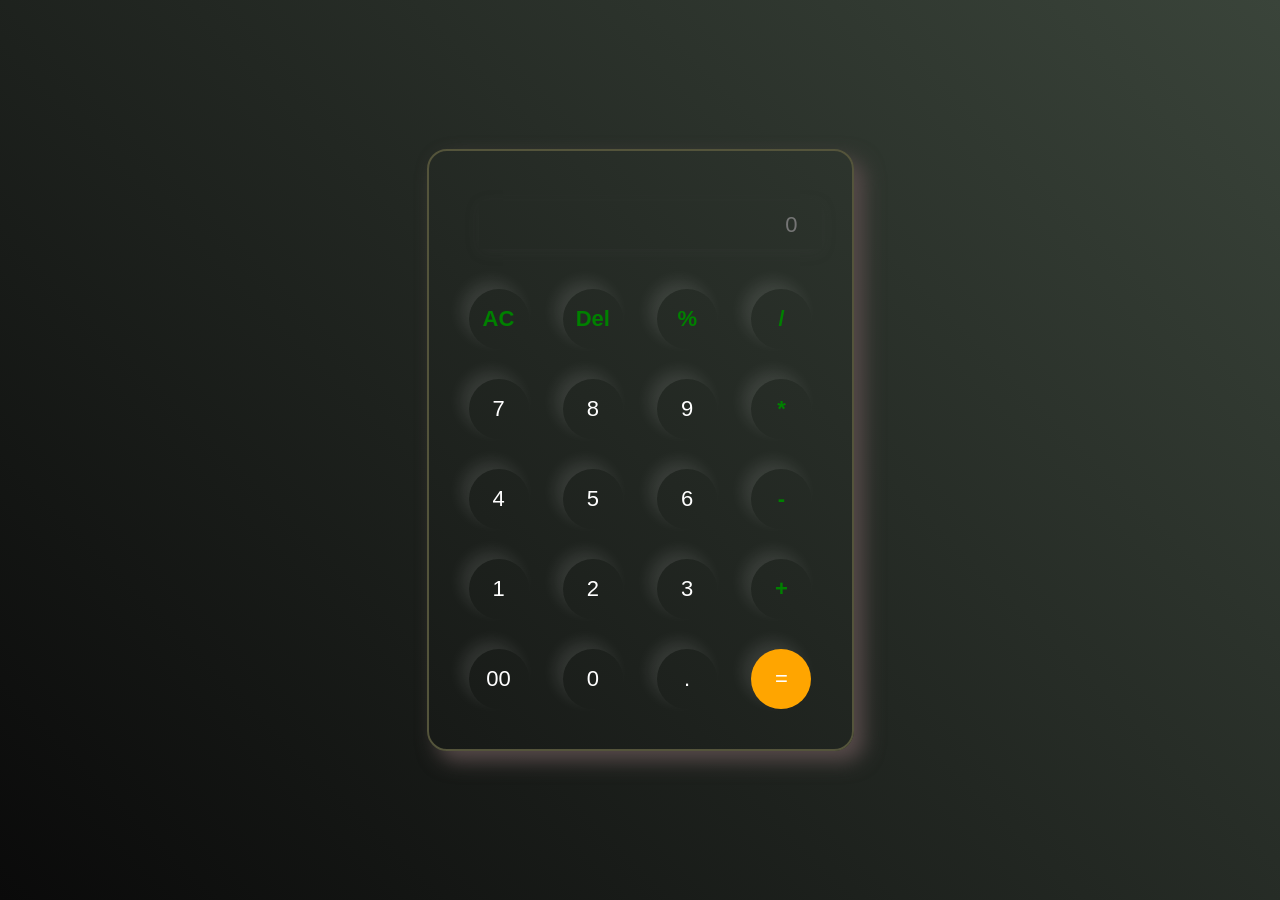
<file: calc.html>
<!DOCTYPE html>
<html lang="en">

<head>
     <meta charset="UTF-8">
     <meta name="viewport" content="width=device-width, initial-scale=1.0">
     <title>calculator</title>
     <link rel="stylesheet" href="style1.css">
</head>

<body>
     <div class="calculator">
          <input type="text" placeholder="0" id="inputBox">

          <div class="a">
               <button class="operator">AC</button>
               <button class="operator">Del</button>
               <button class="operator">%</button>
               <button class="operator">/</button>
          </div>
          <div class="a">
               <button>7</button>
               <button>8</button>
               <button>9</button>
               <button class="operator">*</button>
          </div>
          <div class="a">
               <button>4</button>
               <button>5</button>
               <button>6</button>
               <button class="operator">-</button>
          </div>
          <div class="a">
               <button>1</button>
               <button>2</button>
               <button>3</button>
               <button class="operator">+</button>
          </div>
          <div class="a">
               <button>00</button>
               <button>0</button>
               <button>.</button>
               <button class="equalbtn">=</button>
          </div>
     </div>

     <script src="script.js"></script>
</body>

</html>
</file>
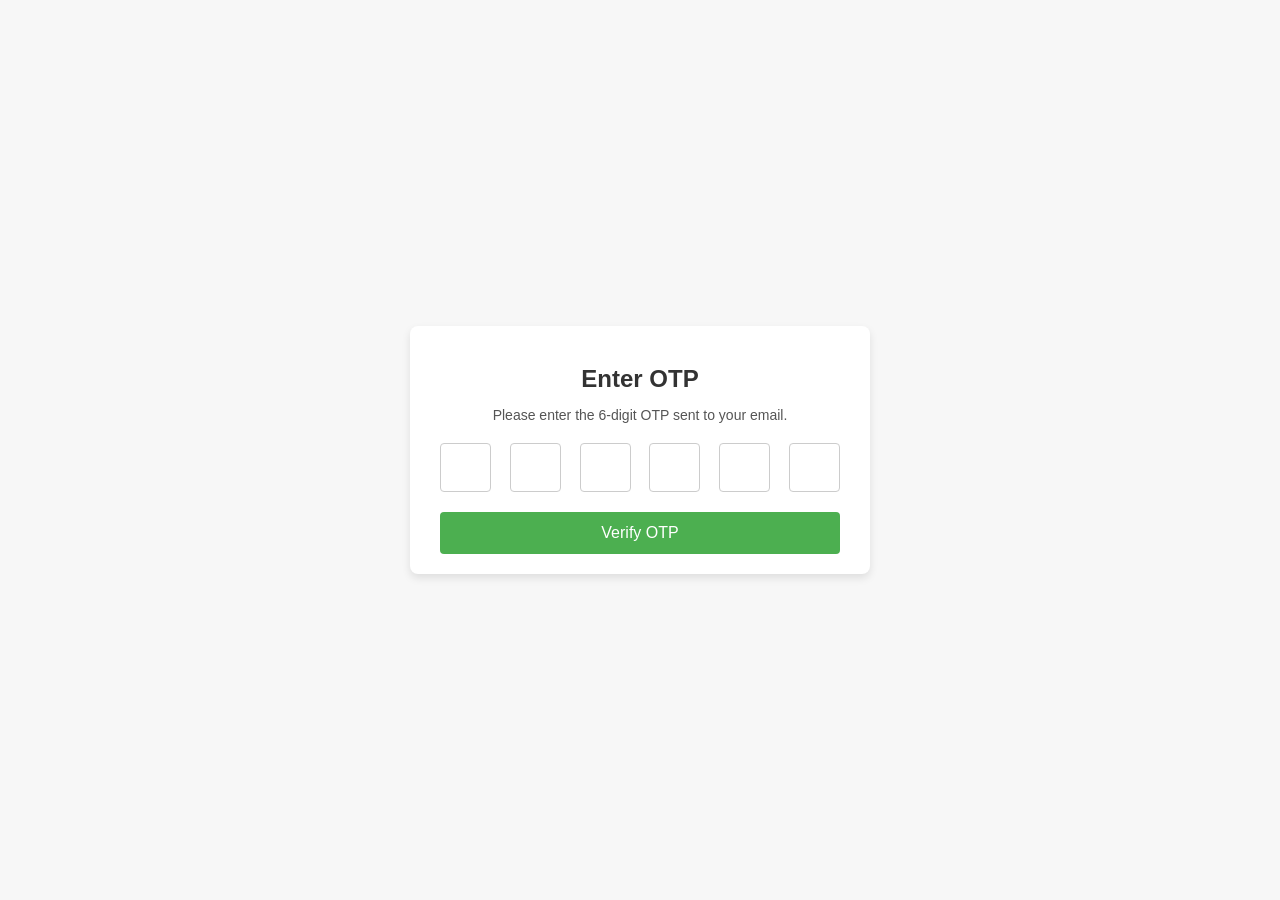
<file: enterotp.html>
<!DOCTYPE html>
<html lang="en">
<head>
  <meta charset="UTF-8">
  <meta name="viewport" content="width=device-width, initial-scale=1.0">
  <title>Enter OTP</title>
  <style>
    body {
  font-family: 'Arial', sans-serif;
  display: flex;
  justify-content: center;
  align-items: center;
  height: 100vh;
  background-color: #f7f7f7;
  margin: 0;
}

.otp-container {
  background: #fff;
  padding: 20px 30px;
  border-radius: 8px;
  box-shadow: 0 4px 8px rgba(0, 0, 0, 0.1);
  text-align: center;
  width: 100%;
  max-width: 400px;
}

h2 {
  margin-bottom: 10px;
  color: #333;
}

p {
  font-size: 14px;
  color: #555;
  margin-bottom: 20px;
}

.otp-form {
  display: flex;
  flex-direction: column;
  align-items: center;
}

.otp-inputs {
  display: flex;
  justify-content: space-between;
  margin-bottom: 20px;
  width: 100%;
}

.otp-inputs input {
  width: 45px;
  height: 45px;
  font-size: 18px;
  text-align: center;
  border: 1px solid #ccc;
  border-radius: 4px;
  margin-right: 5px;
}

.otp-inputs input:last-child {
  margin-right: 0;
}

button {
  background-color: #4CAF50;
  color: white;
  border: none;
  padding: 12px 20px;
  font-size: 16px;
  cursor: pointer;
  border-radius: 4px;
  width: 100%;
}

button:hover {
  background-color: #45a049;
}

  </style>
</head>
<body>
  <div class="otp-container">
    <h2>Enter OTP</h2>
    <p>Please enter the 6-digit OTP sent to your email.</p>
    <form class="otp-form">
      <div class="otp-inputs">
        <input type="text" maxlength="1">
        <input type="text" maxlength="1">
        <input type="text" maxlength="1">
        <input type="text" maxlength="1">
        <input type="text" maxlength="1">
        <input type="text" maxlength="1">
      </div>
      <button type="submit">Verify OTP</button>
    </form>
  </div>
</body>
</html>
</file>
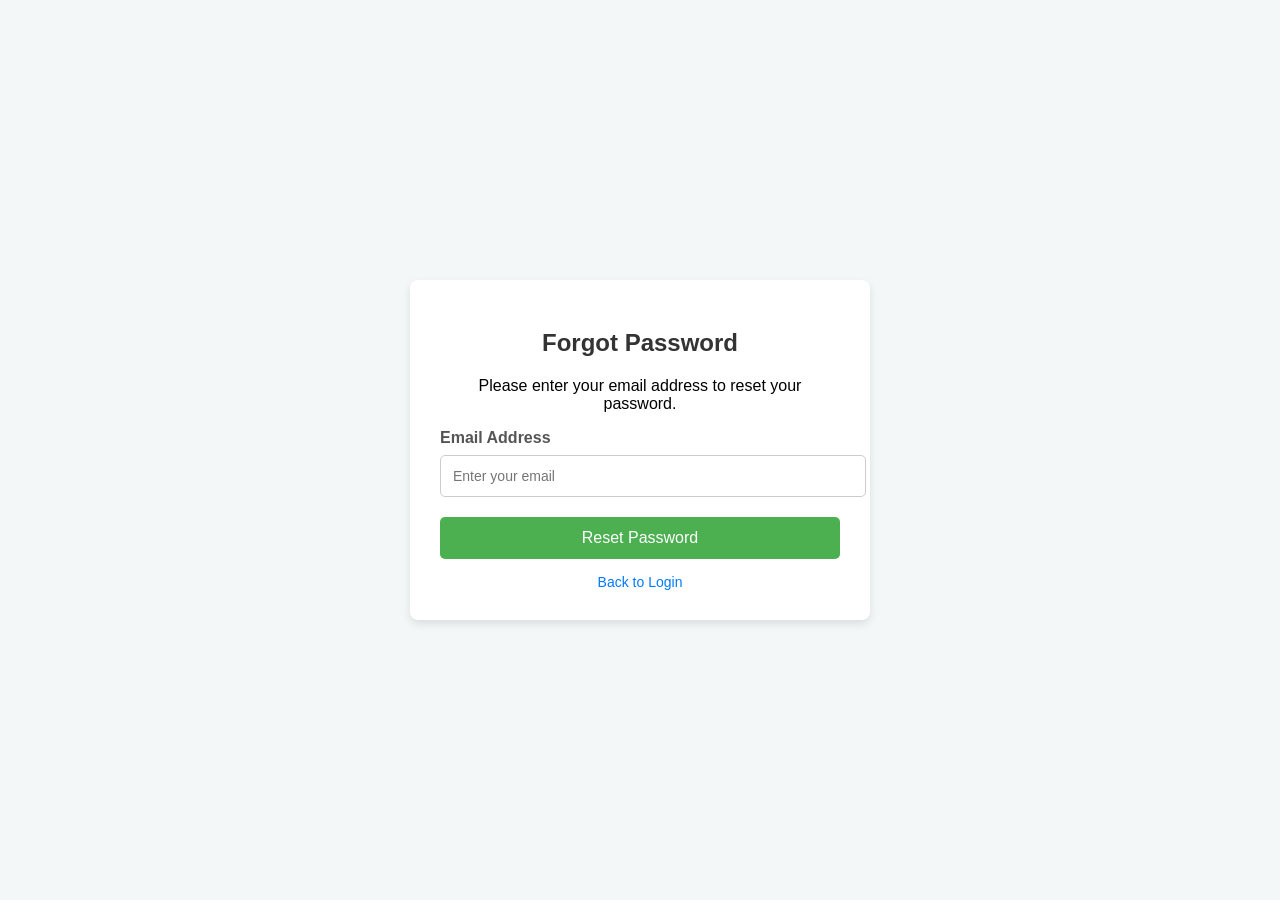
<file: forgrtpassword.html>
<!DOCTYPE html>
<html lang="en">
<head>
  <meta charset="UTF-8">
  <meta name="viewport" content="width=device-width, initial-scale=1.0">
  <title>Forgot Password</title>
  <style>
    body {
      font-family: 'Arial', sans-serif;
      background-color: #f4f7f8;
      display: flex;
      justify-content: center;
      align-items: center;
      height: 100vh;
      margin: 0;
    }
    .forgot-password-container {
      background: #fff;
      padding: 30px;
      border-radius: 8px;
      box-shadow: 0 4px 8px rgba(0, 0, 0, 0.1);
      width: 100%;
      max-width: 400px;
      text-align: center;
    }
    h2 {
      margin-bottom: 20px;
      color: #333;
    }
    .form-group {
      margin-bottom: 20px;
      text-align: left;
    }
    label {
      display: block;
      margin-bottom: 8px;
      color: #555;
      font-weight: bold;
    }
    input[type="email"] {
      width: 100%;
      padding: 12px;
      border: 1px solid #ccc;
      border-radius: 5px;
      font-size: 14px;
    }
    button {
      background-color: #4CAF50;
      color: white;
      border: none;
      padding: 12px 20px;
      font-size: 16px;
      border-radius: 5px;
      cursor: pointer;
      width: 100%;
    }
    button:hover {
      background-color: #45a049;
    }
    .back-link {
      display: block;
      margin-top: 15px;
      color: #007BFF;
      text-decoration: none;
      font-size: 14px;
    }
    .back-link:hover {
      text-decoration: underline;
    }
  </style>
</head>
<body>

  <div class="forgot-password-container">
    <h2>Forgot Password</h2>
    <p>Please enter your email address to reset your password.</p>
    <form action="#">
      <div class="form-group">
        <label for="email">Email Address</label>
        <input type="email" id="email" name="email" placeholder="Enter your email" required>
      </div>
      <button type="submit">Reset Password</button>
    </form>
    <a href="login.html" class="back-link">Back to Login</a>
  </div>

</body>
</html>
</file>
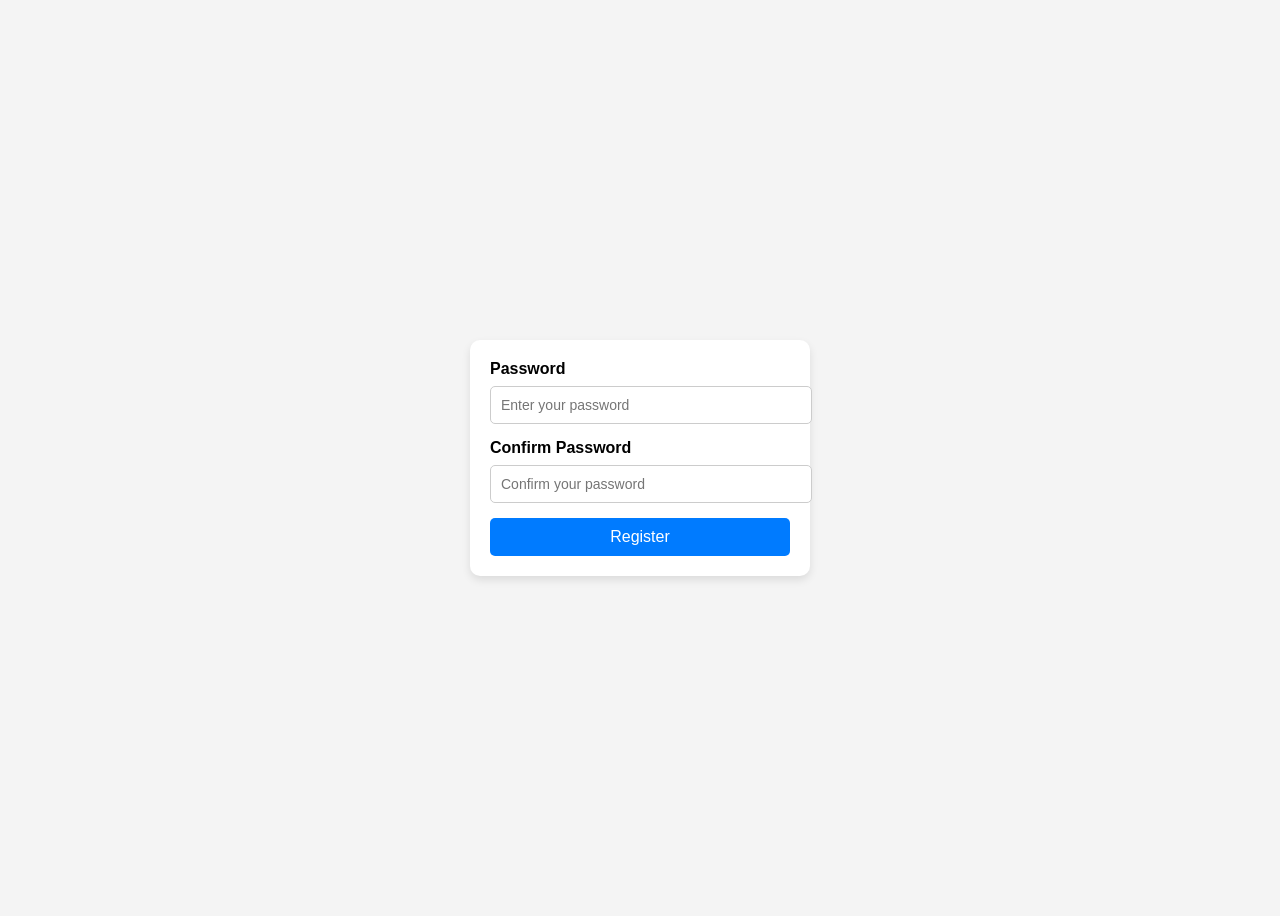
<file: passwordcon.html>
<!DOCTYPE html>
<html lang="en">
<head>
  <meta charset="UTF-8">
  <meta name="viewport" content="width=device-width, initial-scale=1.0">
  <title>Password and Confirm Password</title>
  <style>
    body {
      font-family: Arial, sans-serif;
      display: flex;
      justify-content: center;
      align-items: center;
      height: 100vh;
      background-color: #f4f4f4;
    }
    .form-container {
      background: white;
      padding: 20px;
      border-radius: 10px;
      box-shadow: 0 4px 8px rgba(0, 0, 0, 0.1);
      width: 300px;
    }
    .form-container label {
      display: block;
      margin-bottom: 8px;
      font-weight: bold;
    }
    .form-container input {
      width: 100%;
      padding: 10px;
      margin-bottom: 15px;
      border: 1px solid #ccc;
      border-radius: 5px;
      font-size: 14px;
    }
    .form-container button {
      width: 100%;
      padding: 10px;
      background-color: #007BFF;
      color: white;
      border: none;
      border-radius: 5px;
      font-size: 16px;
      cursor: pointer;
    }
    .form-container button:hover {
      background-color: #0056b3;
    }
    .error {
      color: red;
      font-size: 12px;
    }
  </style>
</head>
<body>

  <div class="form-container">
    <form id="passwordForm">
      <label for="password">Password</label>
      <input type="password" id="password" name="password" placeholder="Enter your password" required>
      
      <label for="confirmPassword">Confirm Password</label>
      <input type="password" id="confirmPassword" name="confirmPassword" placeholder="Confirm your password" required>
      
      <span id="errorMessage" class="error"></span>
      
      <button type="submit">Register</button>
    </form>
  </div>

  <script>
    document.getElementById('passwordForm').addEventListener('submit', function(event) {
      const password = document.getElementById('password').value;
      const confirmPassword = document.getElementById('confirmPassword').value;
      const errorMessage = document.getElementById('errorMessage');

      if (password !== confirmPassword) {
        event.preventDefault();  // Prevent form submission
        errorMessage.textContent = "Passwords do not match!";
      } else {
        errorMessage.textContent = "";
      }
    });
  </script>

</body>
</html>
</file>
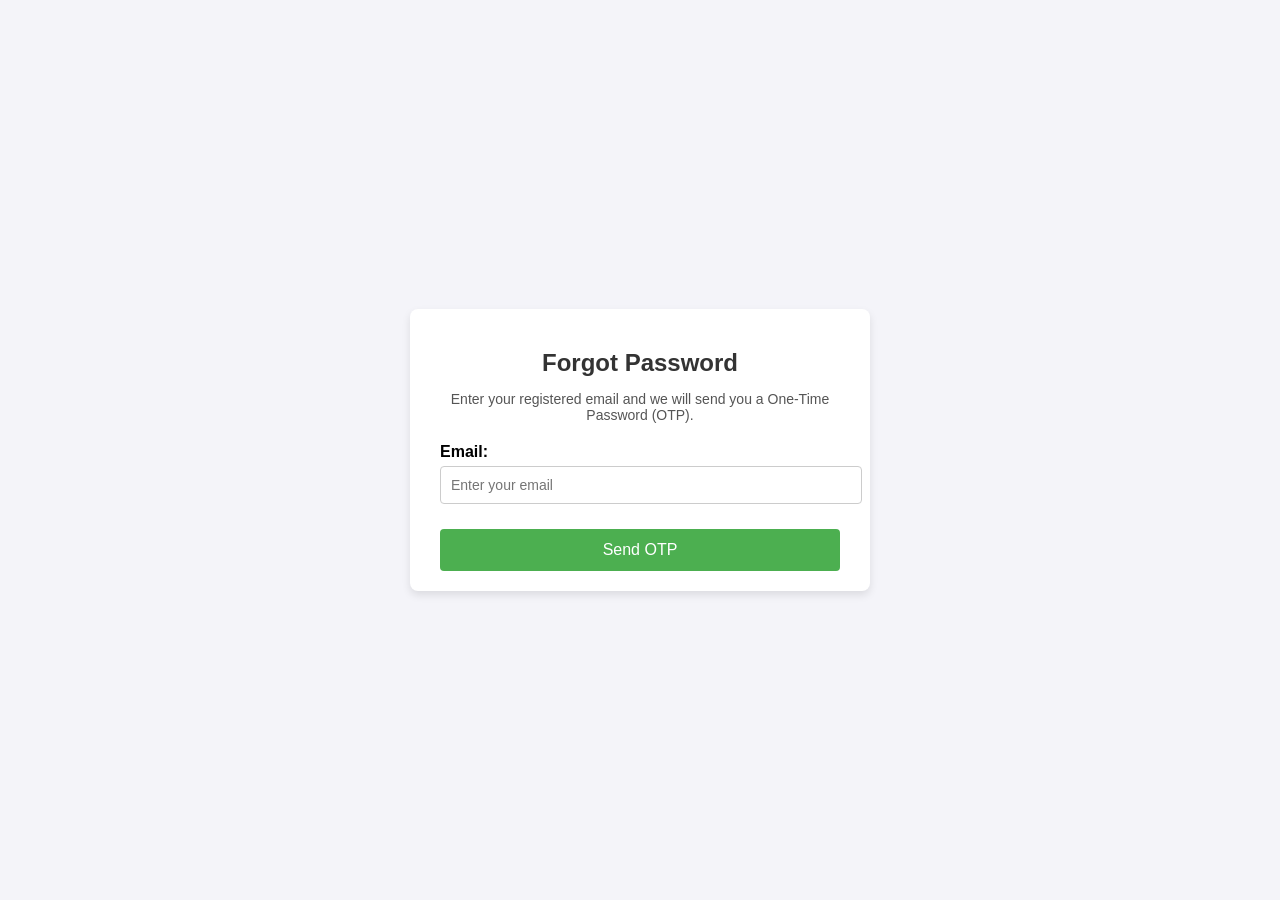
<file: sendotp.html>
<!DOCTYPE html>
<html lang="en">
<head>
  <meta charset="UTF-8">
  <meta name="viewport" content="width=device-width, initial-scale=1.0">
  <title>Forget Password with OTP</title>
  <!-- <link rel="stylesheet" href="sendotp.css"> -->
   <style>
  body {
    font-family: 'Arial', sans-serif;
    display: flex;
    justify-content: center;
    align-items: center;
    height: 100vh;
    background-color: #f4f4f9;
    margin: 0;
  }
  
  .container {
    background: #fff;
    padding: 20px 30px;
    border-radius: 8px;
    box-shadow: 0 4px 8px rgba(0, 0, 0, 0.1);
    text-align: center;
    width: 100%;
    max-width: 400px;
  }
  
  h2 {
    color: #333;
    margin-bottom: 10px;
  }
  
  p {
    font-size: 14px;
    color: #555;
    margin-bottom: 20px;
  }
  
  .input-group {
    margin-bottom: 15px;
    text-align: left;
  }
  
  label {
    display: block;
    font-weight: bold;
    margin-bottom: 5px;
  }
  
  input[type="email"],
  .otp-inputs input {
    width: 100%;
    padding: 10px;
    font-size: 14px;
    border: 1px solid #ccc;
    border-radius: 4px;
    margin-bottom: 10px;
  }
  
  .otp-inputs {
    display: flex;
    justify-content: space-between;
  }
  
  .otp-inputs input {
    width: 20%;
    text-align: center;
  }
  
  button {
    background-color: #4CAF50;
    color: white;
    border: none;
    padding: 12px 20px;
    font-size: 16px;
    cursor: pointer;
    border-radius: 4px;
    width: 100%;
  }
  
  button:hover {
    background-color: #45a049;
  }
  
  .otp-section {
    margin-top: 20px;
    display: none; /* Initially hidden */
  }
  
  .verify-btn {
    margin-top: 10px;
  }
  </style
</head>
<body>
  <div class="container">
    <h2>Forgot Password</h2>
    <p>Enter your registered email and we will send you a One-Time Password (OTP).</p>
    <form id="otp-form">
      <div class="input-group">
        <label for="email">Email:</label>
        <input type="email" id="email" placeholder="Enter your email" required>
      </div>
      <button type="submit">Send OTP</button>
    </form>

    <div class="otp-section">
      <p>Enter the 4-digit OTP sent to your email:</p>
      <div class="otp-inputs">
        <input type="text" maxlength="1">
        <input type="text" maxlength="1">
        <input type="text" maxlength="1">
        <input type="text" maxlength="1">
      </div>
      <button type="submit" class="verify-btn">Verify OTP</button>
    </div>
  </div>
</body>
</html>
</file>
<file: style1.css>
*{
    margin: 0;
    padding: 0;
    box-sizing: border-box;
    font-family: Arial, Helvetica, sans-serif;
}
body{
    width: 100%;
    height: 100vh;
    display: flex;
    justify-content: center;
    align-items: center;
    background: linear-gradient(45deg, #0a0a0a, #3a443a);

}
.calculator{
    border: 2px solid rgb(84, 84, 59);
    padding: 40px;
    /* width: 20%;
    height: 60vh; */
    box-shadow: 10px 10px 20px rgb(87, 74, 74);
    border-radius: 20px;
    text-align: left;
    /* display: ; */
    justify-content: space-evenly;
    /* border-bottom: 5px solid red ; */
}
input{
    width: 100%;
    height: 30px;
    font-size: 20px;
    padding: 24px;
    margin: 10px;
    border: none;
    background: transparent;
    box-shadow: 0px 3px 15px rgba(84,84,84,0.1);
    text-align: right;
    color: white;
    font-size: 22px;

}
.a{
    display: flex;
    justify-content: space-between;
    padding: px;
    /* width: ; */
}
button{
    width: 60px;
    height: 60px;
    border-radius: 50%;
    border: none;
    margin-top: 30px;
    background: transparent;
    color: white;
     box-shadow: -8px -8px 15px rgba(255, 255, 255, 0.1);
     cursor: pointer;
     font-size: 22px;
}
.equalbtn{
    background: orange;
}
.operator{
    color: green;
    font-weight: 600;
}
</file>
